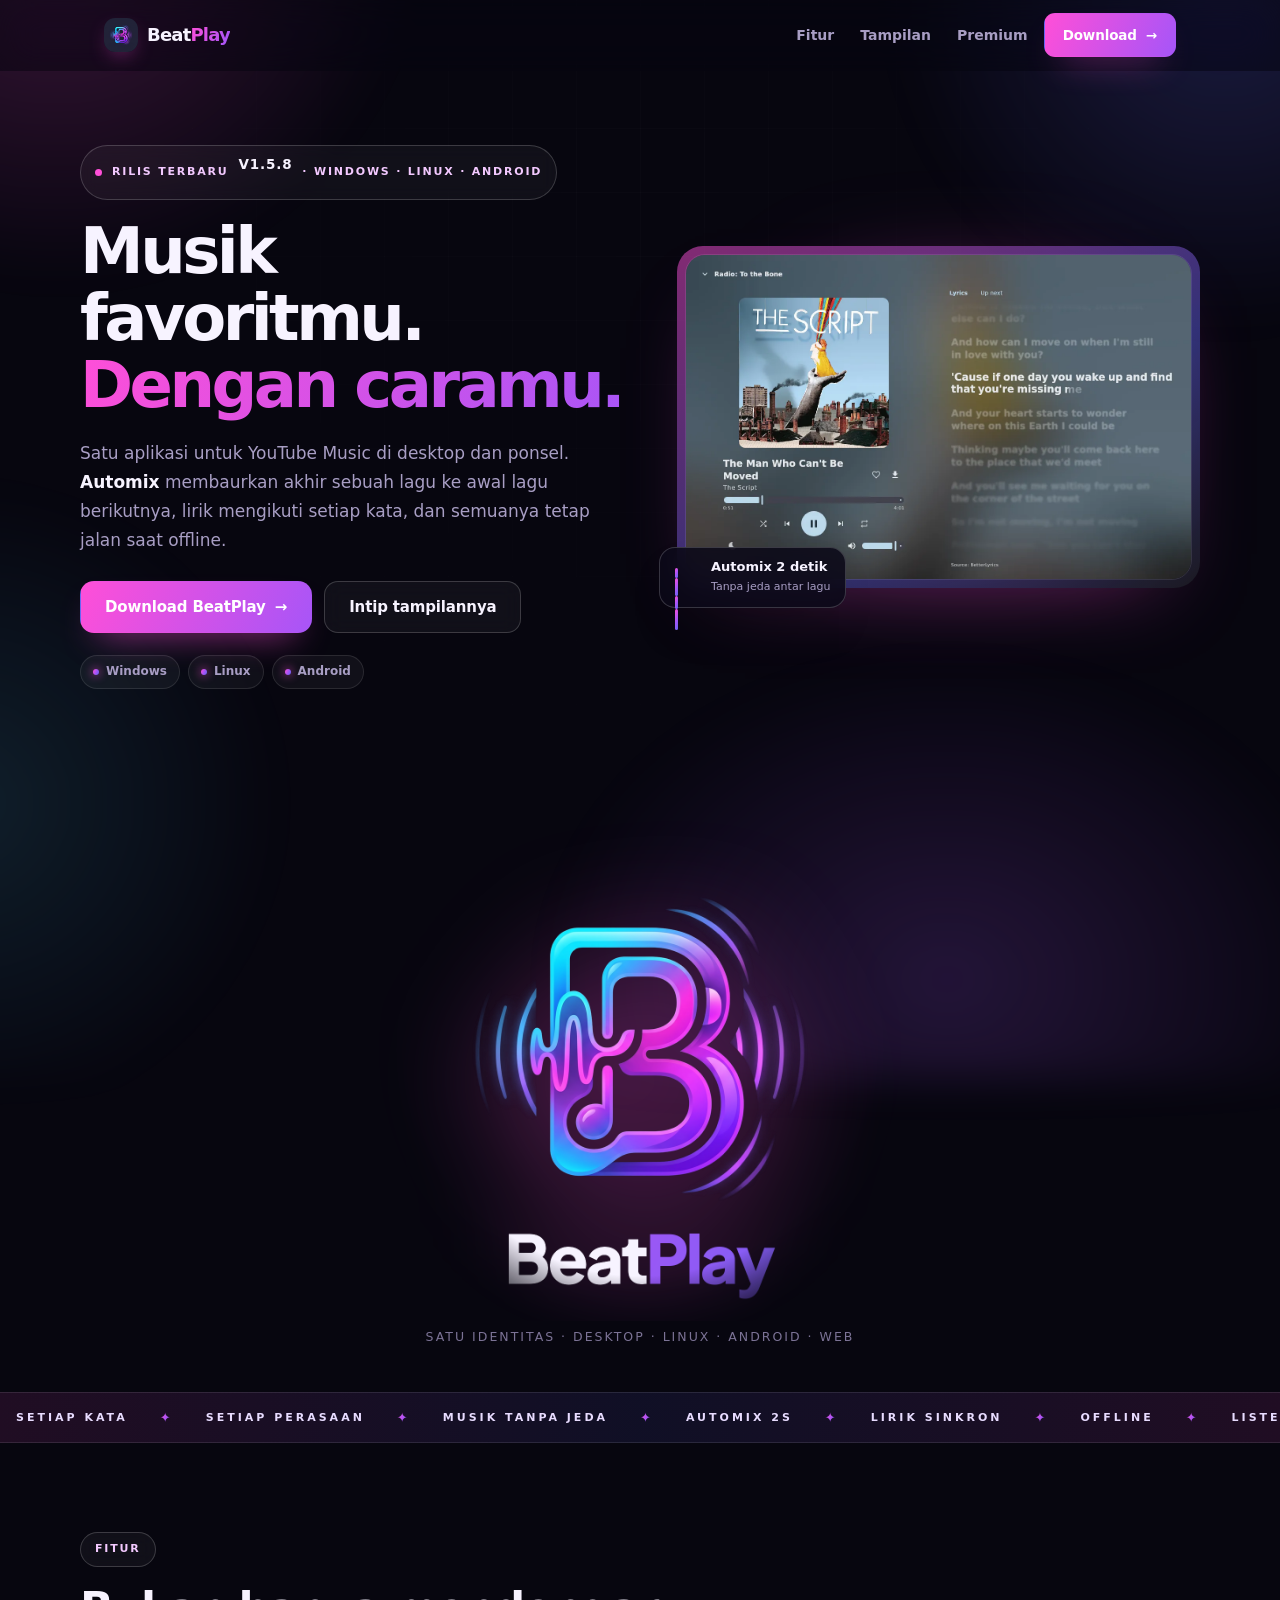
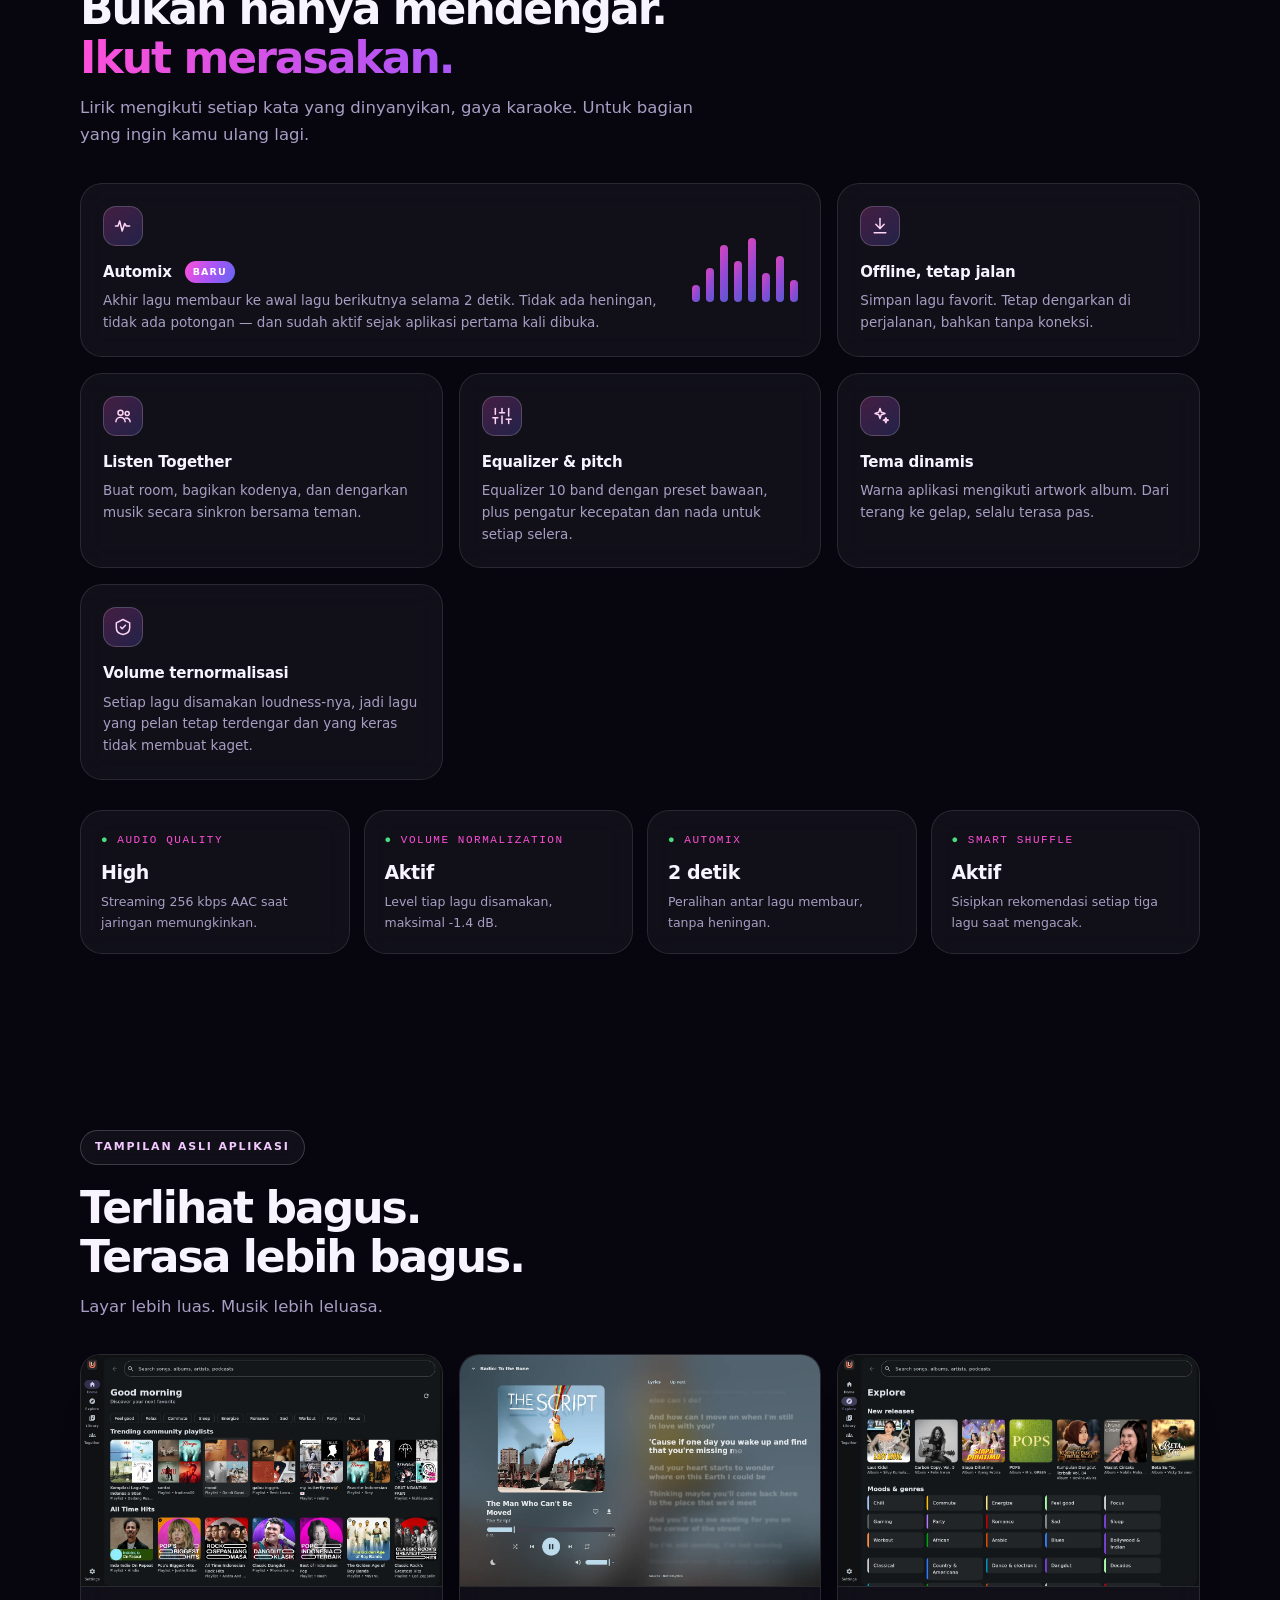
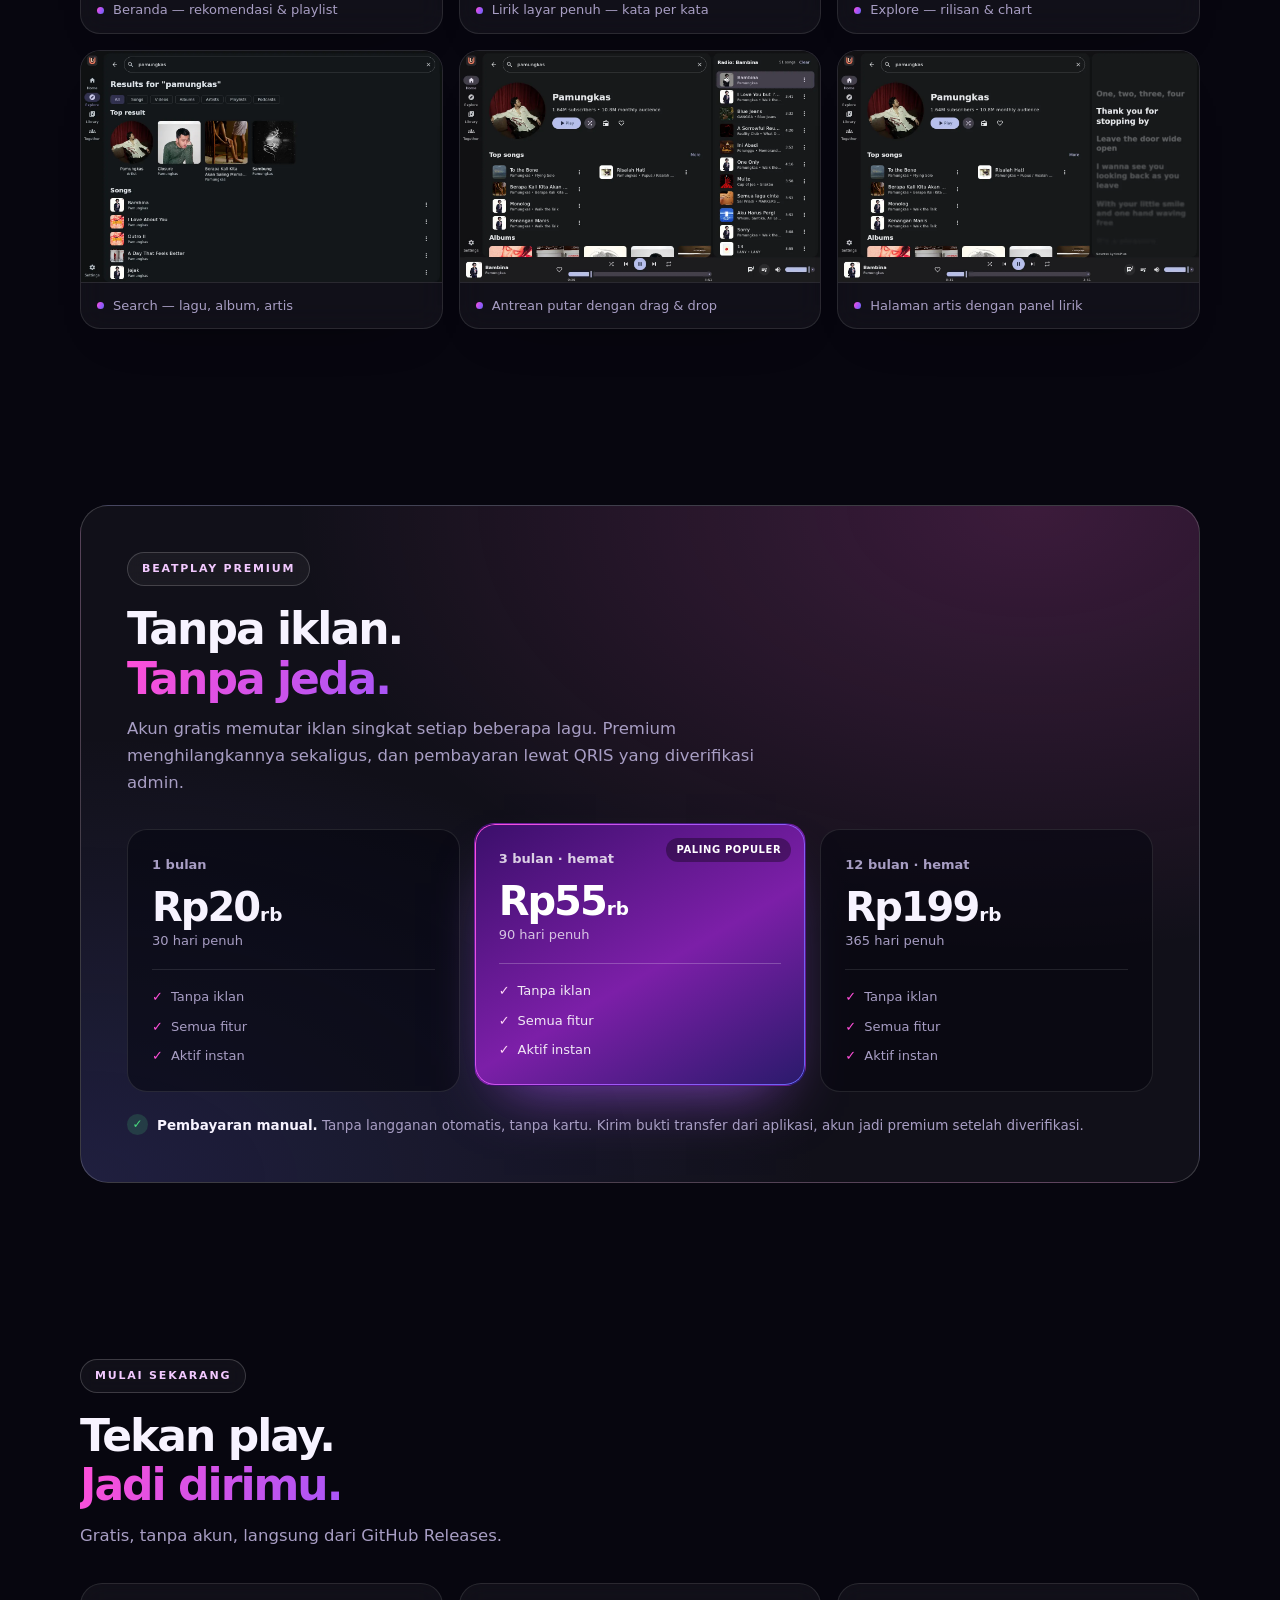
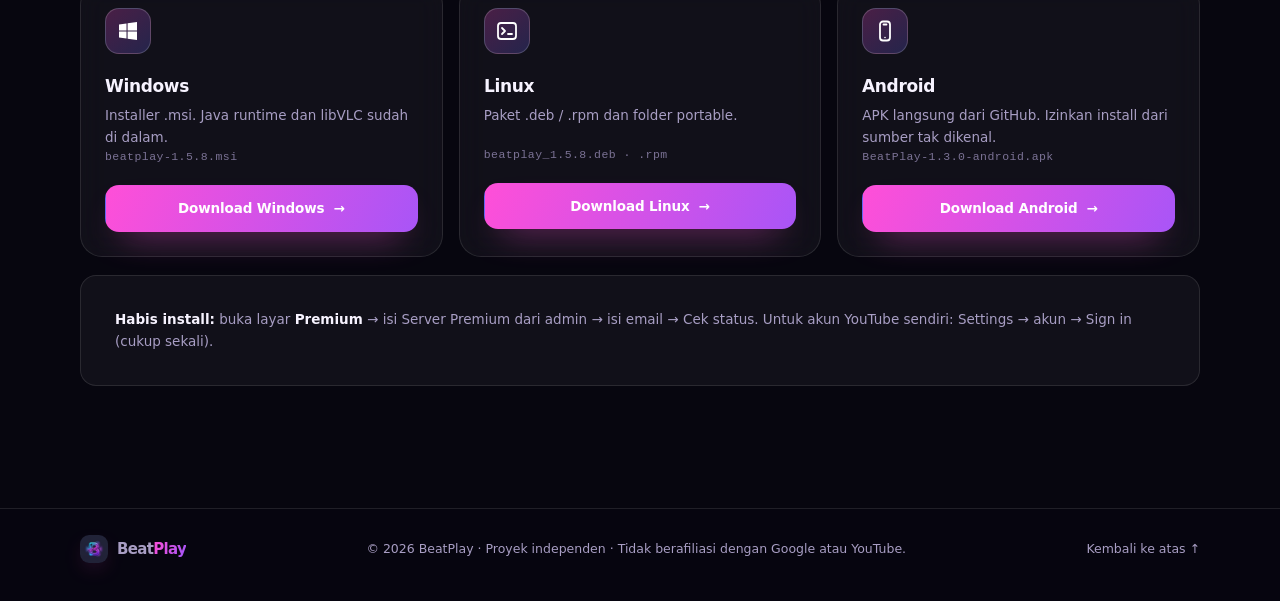
<file: BeatPlay-website/index.html>
<!doctype html>
<html lang="id">
<head>
<meta charset="utf-8">
<script>document.documentElement.classList.add('js');</script>
<meta name="viewport" content="width=device-width,initial-scale=1">
<title>BeatPlay — Musik favoritmu. Dengan caramu.</title>
<meta name="description" content="BeatPlay: pemutar YouTube Music untuk Windows, Linux, dan Android. Automix tanpa jeda antar lagu, lirik sinkron, offline, Listen Together, dan Premium.">
<meta name="theme-color" content="#07060f">
<link rel="icon" href="img/logo-128.png">
<link rel="icon" href="img/favicon-32.png" sizes="32x32">
<link rel="stylesheet" href="assets/site.css">
</head>
<body id="top">
<div class="aurora" aria-hidden="true"></div>
<div class="grid-lines" aria-hidden="true"></div>
<div class="progress" aria-hidden="true"></div>

<nav><div class="wrap">
<a class="brand" href="#top"><img src="img/logo-128.png" alt="BeatPlay"><span class="brand-name">Beat<span class="word">Play</span></span></a>
<span class="sp"></span>
<span class="links"><a href="#fitur">Fitur</a><a href="#tampilan">Tampilan</a><a href="#premium">Premium</a></span>
<a class="btn small" href="download.html">Download <span class="arr" aria-hidden="true">→</span></a>
</div></nav>

<main>
<header class="hero wrap">
<div class="hero-copy" data-reveal>
<p class="eyebrow"><span class="dot" aria-hidden="true"></span>Rilis terbaru <span class="ver">v1.5.8</span> · Windows · Linux · Android</p>
<h1>Musik favoritmu.<br><span class="grad">Dengan caramu.</span></h1>
<p class="lede">Satu aplikasi untuk YouTube Music di desktop dan ponsel. <b>Automix</b> membaurkan akhir sebuah lagu ke awal lagu berikutnya, lirik mengikuti setiap kata, dan semuanya tetap jalan saat offline.</p>
<div class="cta">
<a class="btn" href="download.html">Download BeatPlay <span class="arr" aria-hidden="true">→</span></a>
<a class="btn ghost" href="#tampilan">Intip tampilannya</a>
</div>
<div class="chips" aria-label="Platform yang didukung">
<span class="chip"><i aria-hidden="true"></i>Windows</span>
<span class="chip"><i aria-hidden="true"></i>Linux</span>
<span class="chip"><i aria-hidden="true"></i>Android</span>
</div>
</div>
<div class="hero-art" data-reveal style="--d:.12s">
<div class="hero-glow" aria-hidden="true"></div>
<div class="hero-frame" id="tilt">
<img src="img/lyrics-fullscreen.webp" alt="Player BeatPlay dengan lirik sinkron" width="1280" height="820" fetchpriority="high" decoding="async">
</div>
<div class="now-card">
<span class="eq" aria-hidden="true"><i></i><i></i><i></i><i></i></span>
<div><b>Automix 2 detik</b><span>Tanpa jeda antar lagu</span></div>
</div>
</div>
</header>

<section class="brandstrip wrap" aria-label="Logo BeatPlay">
<div class="lockup"><img src="img/logo-lockup.png" alt="Logo BeatPlay: emblem B neon dengan tulisan BeatPlay" width="1280" height="1148" loading="lazy" decoding="async"></div>
<p class="caption">Satu identitas · desktop · linux · android · web</p>
</section>

<div class="band" aria-hidden="true">
<div class="marquee">
<div class="marquee-group"><span>Setiap kata</span><b>✦</b><span>Setiap perasaan</span><b>✦</b><span>Musik tanpa jeda</span><b>✦</b><span>Automix 2s</span><b>✦</b><span>Lirik sinkron</span><b>✦</b><span>Offline</span><b>✦</b><span>Listen Together</span><b>✦</b></div>
<div class="marquee-group" aria-hidden="true"><span>Setiap kata</span><b>✦</b><span>Setiap perasaan</span><b>✦</b><span>Musik tanpa jeda</span><b>✦</b><span>Automix 2s</span><b>✦</b><span>Lirik sinkron</span><b>✦</b><span>Offline</span><b>✦</b><span>Listen Together</span><b>✦</b></div>
</div>
</div>

<section id="fitur" class="wrap section">
<div class="section-head" data-reveal>
<p class="eyebrow">Fitur</p>
<h2 class="sec">Bukan hanya mendengar.<br><span class="grad">Ikut merasakan.</span></h2>
<p class="sub">Lirik mengikuti setiap kata yang dinyanyikan, gaya karaoke. Untuk bagian yang ingin kamu ulang lagi.</p>
</div>
<div class="bento">
<div class="feature wide glass" data-reveal>
<div class="txt">
<span class="icon" aria-hidden="true"><svg viewBox="0 0 24 24" fill="none" stroke="currentColor" stroke-width="1.8" stroke-linecap="round" stroke-linejoin="round"><path d="M3 12h3l2-6 3 12 3-9 2 3h4"/></svg></span>
<h3>Automix <span class="tag">baru</span></h3>
<p>Akhir lagu membaur ke awal lagu berikutnya selama 2 detik. Tidak ada heningan, tidak ada potongan — dan sudah aktif sejak aplikasi pertama kali dibuka.</p>
</div>
<ul class="wave" aria-hidden="true"><li></li><li></li><li></li><li></li><li></li><li></li><li></li><li></li></ul>
</div>
<div class="feature glass" data-reveal style="--d:.05s">
<span class="icon" aria-hidden="true"><svg viewBox="0 0 24 24" fill="none" stroke="currentColor" stroke-width="1.8" stroke-linecap="round" stroke-linejoin="round"><path d="M12 3v12"/><path d="m7 10 5 5 5-5"/><path d="M5 20h14"/></svg></span>
<h3>Offline, tetap jalan</h3>
<p>Simpan lagu favorit. Tetap dengarkan di perjalanan, bahkan tanpa koneksi.</p>
</div>
<div class="feature glass" data-reveal style="--d:.1s">
<span class="icon" aria-hidden="true"><svg viewBox="0 0 24 24" fill="none" stroke="currentColor" stroke-width="1.8" stroke-linecap="round" stroke-linejoin="round"><circle cx="9" cy="8" r="3"/><path d="M3.5 19a5.5 5.5 0 0 1 11 0"/><circle cx="17" cy="9" r="2.4"/><path d="M15 14.6a4.4 4.4 0 0 1 5.5 4.4"/></svg></span>
<h3>Listen Together</h3>
<p>Buat room, bagikan kodenya, dan dengarkan musik secara sinkron bersama teman.</p>
</div>
<div class="feature glass" data-reveal style="--d:.15s">
<span class="icon" aria-hidden="true"><svg viewBox="0 0 24 24" fill="none" stroke="currentColor" stroke-width="1.8" stroke-linecap="round" stroke-linejoin="round"><path d="M4 21v-7"/><path d="M4 10V3"/><path d="M12 21v-9"/><path d="M12 8V3"/><path d="M20 21v-5"/><path d="M20 12V3"/><path d="M1 14h6"/><path d="M9 8h6"/><path d="M17 16h6"/></svg></span>
<h3>Equalizer &amp; pitch</h3>
<p>Equalizer 10 band dengan preset bawaan, plus pengatur kecepatan dan nada untuk setiap selera.</p>
</div>
<div class="feature glass" data-reveal style="--d:.2s">
<span class="icon" aria-hidden="true"><svg viewBox="0 0 24 24" fill="none" stroke="currentColor" stroke-width="1.8" stroke-linecap="round" stroke-linejoin="round"><path d="m12 3 1.5 4.5L18 9l-4.5 1.5L12 15l-1.5-4.5L6 9l4.5-1.5L12 3Z"/><path d="m19 14 .8 2.2L22 17l-2.2.8L19 20l-.8-2.2L16 17l2.2-.8L19 14Z"/></svg></span>
<h3>Tema dinamis</h3>
<p>Warna aplikasi mengikuti artwork album. Dari terang ke gelap, selalu terasa pas.</p>
</div>
<div class="feature glass" data-reveal style="--d:.25s">
<span class="icon" aria-hidden="true"><svg viewBox="0 0 24 24" fill="none" stroke="currentColor" stroke-width="1.8" stroke-linecap="round" stroke-linejoin="round"><path d="M12 3 4 7v6c0 4.5 3.4 7.4 8 8 4.6-.6 8-3.5 8-8V7l-8-4Z"/><path d="m9 12 2 2 4-4"/></svg></span>
<h3>Volume ternormalisasi</h3>
<p>Setiap lagu disamakan loudness-nya, jadi lagu yang pelan tetap terdengar dan yang keras tidak membuat kaget.</p>
</div>
</div>

<div class="defaults" data-reveal>
<div class="default on glass">
<span class="k">Audio quality</span><span class="v">High</span>
<p>Streaming 256 kbps AAC saat jaringan memungkinkan.</p>
</div>
<div class="default on glass">
<span class="k">Volume normalization</span><span class="v">Aktif</span>
<p>Level tiap lagu disamakan, maksimal -1.4 dB.</p>
</div>
<div class="default on glass">
<span class="k">Automix</span><span class="v">2 detik</span>
<p>Peralihan antar lagu membaur, tanpa heningan.</p>
</div>
<div class="default on glass">
<span class="k">Smart shuffle</span><span class="v">Aktif</span>
<p>Sisipkan rekomendasi setiap tiga lagu saat mengacak.</p>
</div>
</div>
</section>

<section id="tampilan" class="wrap section">
<div class="section-head" data-reveal>
<p class="eyebrow">Tampilan asli aplikasi</p>
<h2 class="sec">Terlihat bagus.<br>Terasa lebih bagus.</h2>
<p class="sub">Layar lebih luas. Musik lebih leluasa.</p>
</div>
<div class="shots">
<figure class="glass" data-reveal style="--d:.04s"><img src="img/home.webp" alt="Home BeatPlay" width="1280" height="820" loading="lazy" decoding="async"><figcaption>Beranda — rekomendasi &amp; playlist</figcaption></figure>
<figure class="glass" data-reveal style="--d:.09s"><img src="img/lyrics-fullscreen.webp" alt="Lirik layar penuh BeatPlay" width="1280" height="820" loading="lazy" decoding="async"><figcaption>Lirik layar penuh — kata per kata</figcaption></figure>
<figure class="glass" data-reveal style="--d:.14s"><img src="img/explore.webp" alt="Explore BeatPlay" width="1280" height="820" loading="lazy" decoding="async"><figcaption>Explore — rilisan &amp; chart</figcaption></figure>
<figure class="glass" data-reveal style="--d:.19s"><img src="img/search.webp" alt="Search BeatPlay" width="1280" height="820" loading="lazy" decoding="async"><figcaption>Search — lagu, album, artis</figcaption></figure>
<figure class="glass" data-reveal style="--d:.24s"><img src="img/queue.webp" alt="Antrean BeatPlay" width="1280" height="820" loading="lazy" decoding="async"><figcaption>Antrean putar dengan drag &amp; drop</figcaption></figure>
<figure class="glass" data-reveal style="--d:.29s"><img src="img/artist-lyrics.webp" alt="Halaman artis dengan panel lirik BeatPlay" width="1280" height="820" loading="lazy" decoding="async"><figcaption>Halaman artis dengan panel lirik</figcaption></figure>
</div>
</section>

<section id="premium" class="wrap section">
<div class="premium" data-reveal>
<p class="eyebrow">BeatPlay Premium</p>
<h2 class="sec">Tanpa iklan.<br><span class="grad">Tanpa jeda.</span></h2>
<p class="sub">Akun gratis memutar iklan singkat setiap beberapa lagu. Premium menghilangkannya sekaligus, dan pembayaran lewat QRIS yang diverifikasi admin.</p>
<div class="price">
<div class="plan">
<span class="plan-label">1 bulan</span>
<div class="p">Rp20<small>rb</small></div>
<div class="t">30 hari penuh</div>
<ul class="plan-list"><li>Tanpa iklan</li><li>Semua fitur</li><li>Aktif instan</li></ul>
</div>
<div class="plan hot">
<span class="badge">Paling populer</span>
<span class="plan-label">3 bulan · hemat</span>
<div class="p">Rp55<small>rb</small></div>
<div class="t">90 hari penuh</div>
<ul class="plan-list"><li>Tanpa iklan</li><li>Semua fitur</li><li>Aktif instan</li></ul>
</div>
<div class="plan">
<span class="plan-label">12 bulan · hemat</span>
<div class="p">Rp199<small>rb</small></div>
<div class="t">365 hari penuh</div>
<ul class="plan-list"><li>Tanpa iklan</li><li>Semua fitur</li><li>Aktif instan</li></ul>
</div>
</div>
<p class="premium-note"><span class="tick" aria-hidden="true">✓</span><span><b>Pembayaran manual.</b> Tanpa langganan otomatis, tanpa kartu. Kirim bukti transfer dari aplikasi, akun jadi premium setelah diverifikasi.</span></p>
</div>
</section>

<section id="download" class="wrap section">
<div class="section-head" data-reveal>
<p class="eyebrow">Mulai sekarang</p>
<h2 class="sec">Tekan play.<br><span class="grad">Jadi dirimu.</span></h2>
<p class="sub">Gratis, tanpa akun, langsung dari GitHub Releases.</p>
</div>
<div class="dl" data-reveal style="--d:.05s">
<div class="platform glass">
<span class="platform-icon" aria-hidden="true"><svg viewBox="0 0 24 24" fill="currentColor"><path d="M3 5.5 10.5 4.4v7.1H3V5.5Zm8.6-1.2L21 3v8.5h-9.4V4.3ZM3 12.5h7.5v7.1L3 18.5v-6Zm8.6 0H21V21l-9.4-1.3v-7.2Z"/></svg></span>
<h3>Windows</h3>
<p>Installer .msi. Java runtime dan libVLC sudah di dalam.</p>
<span class="size">beatplay-1.5.8.msi</span>
<a class="btn" href="download.html?platform=windows">Download Windows <span class="arr" aria-hidden="true">→</span></a>
</div>
<div class="platform glass">
<span class="platform-icon" aria-hidden="true"><svg viewBox="0 0 24 24" fill="none" stroke="currentColor" stroke-width="1.8" stroke-linecap="round" stroke-linejoin="round"><rect x="3" y="4" width="18" height="16" rx="3"/><path d="m7 9 3 3-3 3"/><path d="M13 15h4"/></svg></span>
<h3>Linux</h3>
<p>Paket .deb / .rpm dan folder portable.</p>
<span class="size">beatplay_1.5.8.deb · .rpm</span>
<a class="btn" href="download.html?platform=linux">Download Linux <span class="arr" aria-hidden="true">→</span></a>
</div>
<div class="platform glass">
<span class="platform-icon" aria-hidden="true"><svg viewBox="0 0 24 24" fill="none" stroke="currentColor" stroke-width="1.8" stroke-linecap="round" stroke-linejoin="round"><rect x="7" y="2.5" width="10" height="19" rx="3"/><path d="M10.5 5.5h3"/><circle cx="12" cy="18.5" r=".8" fill="currentColor" stroke="none"/></svg></span>
<h3>Android</h3>
<p>APK langsung dari GitHub. Izinkan install dari sumber tak dikenal.</p>
<span class="size">BeatPlay-1.3.0-android.apk</span>
<a class="btn" href="download.html?platform=android">Download Android <span class="arr" aria-hidden="true">→</span></a>
</div>
</div>
<div class="install-note" data-reveal style="--d:.1s">
<span class="icon" aria-hidden="true"><svg viewBox="0 0 24 24" fill="none" stroke="currentColor" stroke-width="1.8" stroke-linecap="round" stroke-linejoin="round"><path d="m9 7 8 5-8 5V7Z"/></svg></span>
<p><b>Habis install:</b> buka layar <b>Premium</b> → isi Server Premium dari admin → isi email → Cek status. Untuk akun YouTube sendiri: Settings → akun → Sign in (cukup sekali).</p>
</div>
</section>
</main>

<footer><div class="wrap footer-inner">
<a class="brand" href="#top"><img src="img/logo-128.png" alt="BeatPlay"><span class="brand-name">Beat<span class="word">Play</span></span></a>
<p>© 2026 BeatPlay · Proyek independen · Tidak berafiliasi dengan Google atau YouTube.</p>
<a href="#top">Kembali ke atas ↑</a>
</div></footer>

<script>
(() => {
  const nav = document.querySelector('nav');
  const onScroll = () => {
    nav.classList.toggle('scrolled', window.scrollY > 8);
    const max = document.documentElement.scrollHeight - window.innerHeight;
    document.documentElement.style.setProperty('--progress', max > 0 ? (window.scrollY / max).toFixed(4) : 0);
  };
  window.addEventListener('scroll', onScroll, {passive:true});
  onScroll();

  const items = document.querySelectorAll('[data-reveal]');
  const reduce = window.matchMedia('(prefers-reduced-motion: reduce)').matches;
  if (reduce || !('IntersectionObserver' in window)) {
    items.forEach(el => el.classList.add('in'));
  } else {
    const io = new IntersectionObserver(entries => {
      entries.forEach(entry => {
        if (entry.isIntersecting) {
          entry.target.classList.add('in');
          io.unobserve(entry.target);
        }
      });
    }, {threshold:0.08, rootMargin:'0px 0px -36px 0px'});
    items.forEach(el => io.observe(el));
  }

  // 3D tilt on the hero screenshot: follows the pointer, settles back on leave.
  const tilt = document.getElementById('tilt');
  if (tilt && !reduce && window.matchMedia('(hover:hover)').matches) {
    const wrap = tilt.parentElement;
    wrap.addEventListener('pointermove', e => {
      const r = wrap.getBoundingClientRect();
      const px = (e.clientX - r.left) / r.width - .5;
      const py = (e.clientY - r.top) / r.height - .5;
      tilt.style.transform = `rotateY(${px * 9}deg) rotateX(${-py * 9}deg) translateZ(14px)`;
    });
    wrap.addEventListener('pointerleave', () => { tilt.style.transform = ''; });
  }
})();
</script>
</body>
</html>
</file>
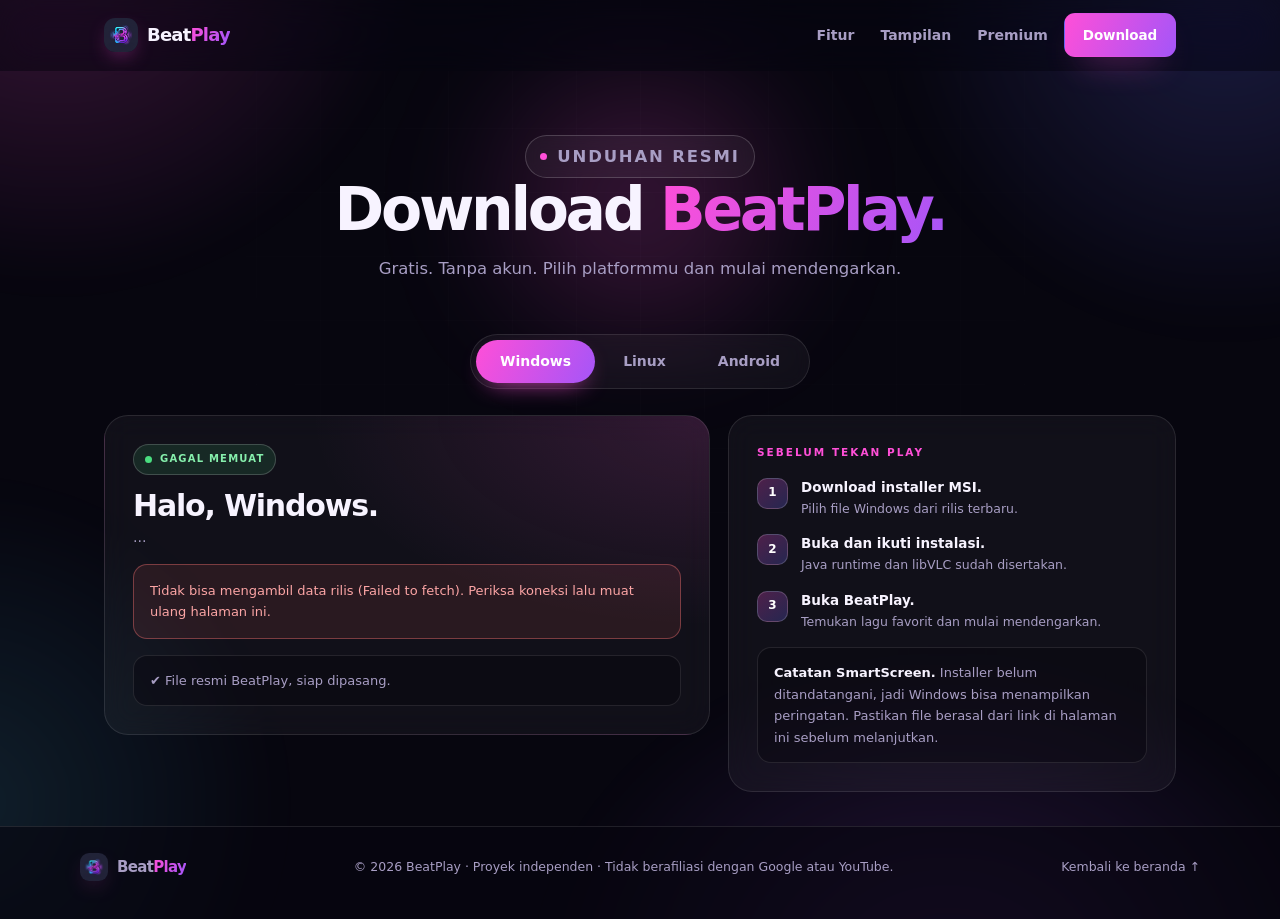
<file: BeatPlay-website/download.html>
<!doctype html>
<html lang="id">
<head>
<meta charset="utf-8">
<script>document.documentElement.classList.add('js');</script>
<meta name="viewport" content="width=device-width,initial-scale=1">
<title>Download BeatPlay</title>
<meta name="description" content="Download BeatPlay untuk Windows, Linux, dan Android. File resmi dari GitHub Releases.">
<meta name="theme-color" content="#07060f">
<link rel="icon" href="img/logo-128.png">
<link rel="icon" href="img/favicon-32.png" sizes="32x32">
<link rel="stylesheet" href="assets/site.css">
</head>
<body id="top">
<div class="aurora" aria-hidden="true"></div>
<div class="grid-lines" aria-hidden="true"></div>
<div class="progress" aria-hidden="true"></div>

<nav><div class="wrap">
<a class="brand" href="index.html"><img src="img/logo-128.png" alt="BeatPlay"><span class="brand-name">Beat<span class="word">Play</span></span></a>
<span class="sp"></span>
<span class="links"><a href="index.html#fitur">Fitur</a><a href="index.html#tampilan">Tampilan</a><a href="index.html#premium">Premium</a></span>
<a class="btn small" href="#unduh">Download</a>
</div></nav>

<main class="wrap" id="unduh">
<header class="page-hero" data-reveal>
<p class="eyebrow"><span class="dot" aria-hidden="true"></span>Unduhan resmi</p>
<h1>Download <span class="grad">BeatPlay.</span></h1>
<p>Gratis. Tanpa akun. Pilih platformmu dan mulai mendengarkan.</p>
</header>

<div style="text-align:center;--d:.08s" data-reveal>
<div class="tabs" role="tablist" aria-label="Pilih platform">
<button class="tab on" data-p="windows">Windows</button>
<button class="tab" data-p="linux">Linux</button>
<button class="tab" data-p="android">Android</button>
</div>
</div>

<div class="grid" data-reveal style="--d:.12s">
<div class="card main glass">
<div class="live"><i aria-hidden="true"></i><span id="live-label">MEMUAT RILIS…</span></div>
<h2 id="plat-title">Halo, Windows.</h2>
<div class="ver" id="ver">…</div>
<div id="files"><p class="spin">Memuat daftar file…</p></div>
<div class="note">✔ File resmi BeatPlay, siap dipasang.</div>
</div>
<div class="card glass">
<p class="kicker">Sebelum tekan play</p>
<ol class="steps" id="steps"></ol>
<div class="note" id="side-note"></div>
</div>
</div>
</main>

<footer><div class="wrap footer-inner">
<a class="brand" href="index.html"><img src="img/logo-128.png" alt="BeatPlay"><span class="brand-name">Beat<span class="word">Play</span></span></a>
<p>© 2026 BeatPlay · Proyek independen · Tidak berafiliasi dengan Google atau YouTube.</p>
<a href="index.html">Kembali ke beranda ↑</a>
</div></footer>

<script>
const REPO = "cukimai29/beatplay";
const ANDROID_APK_URL = "https://github.com/cukimai29/beatplay/releases/download/android-v1.4.2/BeatPlay-1.4.2-android.apk";
const ANDROID_APK_NAME = "BeatPlay-1.4.2-android.apk";
const ANDROID_APK_SIZE = "30,4 MB";

const PLATFORMS = {
  windows: {
    title: "Halo, Windows.",
    match: f => /\.msi$/i.test(f.name),
    steps: [["Download installer MSI.", "Pilih file Windows dari rilis terbaru."],
            ["Buka dan ikuti instalasi.", "Java runtime dan libVLC sudah disertakan."],
            ["Buka BeatPlay.", "Temukan lagu favorit dan mulai mendengarkan."]],
    note: "<b>Catatan SmartScreen.</b> Installer belum ditandatangani, jadi Windows bisa menampilkan peringatan. Pastikan file berasal dari link di halaman ini sebelum melanjutkan."
  },
  linux: {
    title: "Halo, Linux.",
    match: f => /\.(deb|rpm)$/i.test(f.name),
    steps: [["Download paketnya.", "Pilih .deb (Debian/Ubuntu) atau .rpm (Fedora)."],
            ["Install paketnya.", "Debian/Ubuntu: <code>sudo apt install ./beatplay_*.deb</code>. Butuh VLC dari package manager."],
            ["Buka BeatPlay.", "Temukan lagu favorit dan mulai mendengarkan."]],
    note: "<b>Distro lain:</b> gunakan folder portable bila tersedia di rilis."
  },
  android: {
    title: "Halo, Android.",
    manual: true,
    steps: [["Download APK.", "Tombol Download langsung mengunduh file resmi BeatPlay."],
            ["Buka file APK.", "Izinkan instalasi dari browser atau file manager yang kamu gunakan."],
            ["Install, lalu tekan play.", "Memerlukan Android 8.0 atau lebih baru."]],
    note: "<b>Catatan:</b> APK tidak dari Play Store, jadi Android meminta izin instalasi manual satu kali. Versi 1.4.2 dapat memperbarui instalasi BeatPlay lama tanpa menghapus data. Unduhan langsung dari GitHub Release."
  }
};

let current = new URLSearchParams(location.search).get("platform") || "windows";
if (!PLATFORMS[current]) current = "windows";
let releaseCache = null;

function fmtSize(b) {
  if (b == null) return "";
  const u = ["B", "KB", "MB", "GB"];
  let i = 0;
  while (b >= 1024 && i < u.length - 1) { b /= 1024; i++; }
  return (Math.round(b * 10) / 10) + " " + u[i];
}
function fmtDate(s) {
  try { return new Date(s).toLocaleDateString("id-ID", { day: "numeric", month: "short", year: "numeric" }); }
  catch (e) { return ""; }
}

async function loadReleases() {
  if (releaseCache) return releaseCache;
  const r = await fetch("https://api.github.com/repos/" + REPO + "/releases?per_page=30", { headers: { "Accept": "application/vnd.github+json" } });
  if (!r.ok) throw new Error("Server rilis " + r.status);
  const list = await r.json();
  releaseCache = (list || []).filter(x => !x.draft && !x.prerelease);
  return releaseCache;
}

function pickRelease(list, match) {
  for (const rel of list) {
    if ((rel.assets || []).some(match)) return rel;
  }
  return null;
}

async function render() {
  document.querySelectorAll(".tab").forEach(b => b.classList.toggle("on", b.dataset.p === current));
  const cfg = PLATFORMS[current];
  document.getElementById("plat-title").textContent = cfg.title;
  document.getElementById("steps").innerHTML = cfg.steps.map(s => "<li><b>" + s[0] + "</b><span>" + s[1] + "</span></li>").join("");
  document.getElementById("side-note").innerHTML = cfg.note;
  const filesEl = document.getElementById("files");
  if (cfg.manual) {
    document.getElementById("live-label").textContent = "UNDUHAN RESMI";
    document.getElementById("ver").textContent = "APK Android 1.4.2 · GitHub Release";
    filesEl.innerHTML = '<div class="file"><div class="meta"><b>' + ANDROID_APK_NAME + '</b><span>' + ANDROID_APK_SIZE + '</span></div><a class="btn" href="' + ANDROID_APK_URL + '">Download</a></div>';
    return;
  }
  try {
    const list = await loadReleases();
    const rel = pickRelease(list, cfg.match);
    if (!rel) {
      document.getElementById("live-label").textContent = "BELUM TERSEDIA";
      filesEl.innerHTML = '<div class="err">Belum ada file untuk platform ini. Coba lagi nanti.</div>';
      return;
    }
    document.getElementById("live-label").textContent = "RILIS TERBARU";
    document.getElementById("ver").textContent = "Versi " + rel.tag_name + " · Rilis " + fmtDate(rel.published_at);
    const files = (rel.assets || []).filter(cfg.match);
    if (!files.length) {
      filesEl.innerHTML = '<div class="err">Belum ada file untuk platform ini di rilis terbaru. Coba lagi nanti.</div>';
      return;
    }
    filesEl.innerHTML = files.map(f =>
      '<div class="file"><div class="meta"><b>' + f.name + '</b><span>' + fmtSize(f.size) + '</span></div>' +
      '<a class="btn" href="' + f.browser_download_url + '">Download</a></div>'
    ).join("");
  } catch (e) {
    document.getElementById("live-label").textContent = "GAGAL MEMUAT";
    filesEl.innerHTML = '<div class="err">Tidak bisa mengambil data rilis (' + e.message + '). Periksa koneksi lalu muat ulang halaman ini.</div>';
  }
}

document.querySelectorAll(".tab").forEach(b => b.addEventListener("click", () => {
  current = b.dataset.p;
  history.replaceState(null, "", "?platform=" + current);
  render();
  const grid = document.querySelector(".grid");
  grid.classList.remove("swap");
  void grid.offsetWidth;
  grid.classList.add("swap");
}));

render();

(() => {
  const nav = document.querySelector("nav");
  const onScroll = () => {
    nav.classList.toggle("scrolled", window.scrollY > 8);
    const max = document.documentElement.scrollHeight - window.innerHeight;
    document.documentElement.style.setProperty("--progress", max > 0 ? (window.scrollY / max).toFixed(4) : 0);
  };
  window.addEventListener("scroll", onScroll, {passive:true});
  onScroll();

  const items = document.querySelectorAll("[data-reveal]");
  const reduce = window.matchMedia("(prefers-reduced-motion: reduce)").matches;
  if (reduce || !('IntersectionObserver' in window)) {
    items.forEach(el => el.classList.add('in'));
  } else {
    const io = new IntersectionObserver(entries => {
      entries.forEach(entry => {
        if (entry.isIntersecting) {
          entry.target.classList.add('in');
          io.unobserve(entry.target);
        }
      });
    }, {threshold:.08, rootMargin:'0px 0px -36px 0px'});
    items.forEach(el => io.observe(el));
  }
})();
</script>
</body>
</html>
</file>
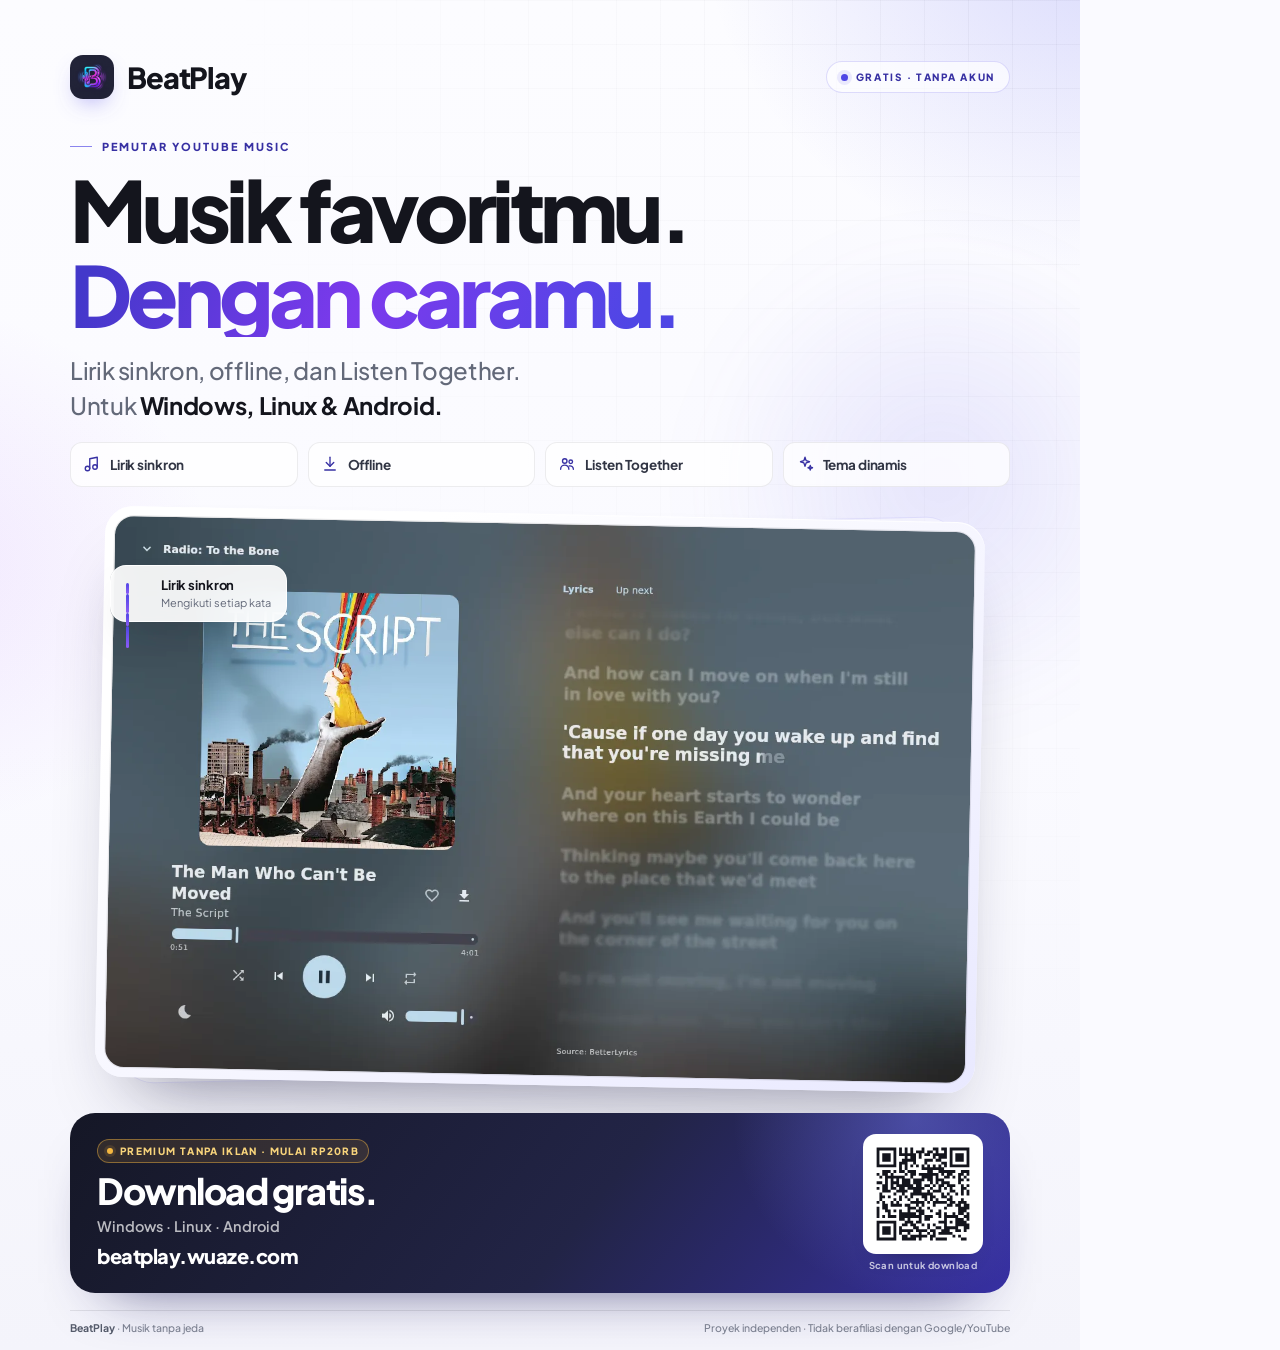
<file: promo/poster.html>
<!doctype html>
<html lang="id">
<head>
<meta charset="utf-8">
<title>BeatPlay Poster</title>
<style>
@font-face{
  font-family:'Plus Jakarta Sans';
  src:url('assets/PlusJakartaSans.woff2') format('woff2');
  font-weight:200 800;
  font-style:normal;
  font-display:block;
}
:root{
  --ink:#14151d;
  --muted:#636979;
  --indigo:#4f46e5;
  --indigo-2:#6366f1;
  --indigo-dark:#3730a3;
  --gold:#f4b740;
  --line:rgba(20,21,29,.08);
}
*{box-sizing:border-box}
html,body{margin:0;width:1080px;height:1350px;overflow:hidden;background:#fafaff}
body{font-family:'Plus Jakarta Sans','Segoe UI',sans-serif;color:var(--ink);-webkit-font-smoothing:antialiased}
.poster{
  position:relative;width:1080px;height:1350px;overflow:hidden;isolation:isolate;
  padding:52px 70px 26px;
  background:
    radial-gradient(640px 540px at 104% -6%,rgba(99,102,241,.24),transparent 66%),
    radial-gradient(520px 430px at -10% 42%,rgba(168,85,247,.12),transparent 62%),
    linear-gradient(180deg,#fcfcff 0%,#fafaff 55%,#f4f4fb 100%);
}
.poster::before{
  content:"";position:absolute;inset:0;z-index:-1;pointer-events:none;
  background-image:
    linear-gradient(rgba(20,21,29,.035) 1px,transparent 1px),
    linear-gradient(90deg,rgba(20,21,29,.035) 1px,transparent 1px);
  background-size:44px 44px;
  -webkit-mask-image:radial-gradient(ellipse at 90% 0%,#000 0%,transparent 56%);
  mask-image:radial-gradient(ellipse at 90% 0%,#000 0%,transparent 56%);
}
.poster::after{
  content:"";position:absolute;width:520px;height:520px;right:-120px;top:220px;border-radius:50%;
  background:radial-gradient(circle,rgba(79,70,229,.13),transparent 66%);
  filter:blur(36px);pointer-events:none;z-index:-1;
}
.top{display:flex;align-items:center;justify-content:space-between;height:50px}
.brand{display:flex;align-items:center;gap:13px;font-size:29px;font-weight:800;letter-spacing:-.04em}
.brand img{width:44px;height:44px;border-radius:13px;box-shadow:0 10px 24px -12px rgba(79,70,229,.8)}
.badge{
  display:inline-flex;align-items:center;gap:8px;padding:9px 14px;border:1px solid rgba(79,70,229,.18);
  border-radius:999px;background:rgba(255,255,255,.68);color:var(--indigo-dark);
  font-size:10px;font-weight:800;letter-spacing:1.7px;text-transform:uppercase;
  box-shadow:0 10px 24px -22px rgba(20,21,29,.45);
}
.badge i{width:7px;height:7px;border-radius:50%;background:var(--indigo);box-shadow:0 0 0 4px rgba(79,70,229,.1)}
.hero{margin-top:28px}
.eyebrow{
  display:inline-flex;align-items:center;gap:10px;margin:0 0 14px;color:var(--indigo-dark);
  font-size:11px;font-weight:800;letter-spacing:2.1px;text-transform:uppercase;
}
.eyebrow::before{content:"";width:22px;height:1px;background:var(--indigo);opacity:.65}
h1{
  margin:0;font-size:84px;line-height:1.01;letter-spacing:-.055em;font-weight:800;
}
.grad{
  display:inline-block;
  background:linear-gradient(112deg,#4338ca 4%,#7c3aed 48%,#4f46e5 92%);
  -webkit-background-clip:text;background-clip:text;color:transparent;
}
.lead{
  max-width:760px;margin:16px 0 0;color:var(--muted);
  font-size:24px;line-height:1.48;font-weight:500;letter-spacing:-.015em;
}
.lead b{color:var(--ink);font-weight:700}
.platforms{display:flex;align-items:center;gap:8px;margin-top:19px;flex-wrap:wrap}
.platform{
  display:inline-flex;align-items:center;gap:7px;padding:7px 11px;border:1px solid var(--line);
  border-radius:999px;background:rgba(255,255,255,.72);color:#565c6c;font-size:12px;font-weight:700;
}
.platform i{width:6px;height:6px;border-radius:50%;background:var(--indigo);opacity:.85}
.features{
  display:grid;grid-template-columns:repeat(4,1fr);gap:10px;margin-top:18px;
}
.feature{
  display:flex;align-items:center;gap:9px;min-height:45px;padding:10px 12px;
  border:1px solid rgba(20,21,29,.075);border-radius:12px;background:rgba(255,255,255,.76);
  color:#313544;font-size:13.5px;font-weight:700;letter-spacing:-.01em;
  box-shadow:0 12px 28px -28px rgba(20,21,29,.4);
}
.feature svg{width:18px;height:18px;flex:none;color:var(--indigo-dark);stroke-width:1.8}
.feature.check .dot{
  display:grid;place-items:center;flex:none;width:19px;height:19px;border-radius:50%;
  background:#eef0ff;color:var(--indigo-dark);font-size:11px;font-weight:800;
}
.visual{position:relative;height:590px;margin-top:18px;display:flex;align-items:center;justify-content:center}
.visual::before{
  content:"";position:absolute;width:850px;height:548px;border-radius:34px;
  background:rgba(255,255,255,.42);border:1px solid rgba(79,70,229,.12);
  transform:rotate(-1.2deg);box-shadow:0 26px 60px -48px rgba(37,34,94,.3);
}
.shot-frame{
  position:relative;width:880px;padding:9px;border-radius:28px;
  background:linear-gradient(145deg,#fff 20%,#e9e9ff);
  box-shadow:0 44px 76px -36px rgba(24,23,58,.42),0 1px 0 rgba(255,255,255,.9) inset;
  transform:rotate(1.1deg);
}
.shot-frame img{display:block;width:100%;height:auto;border-radius:20px;border:1px solid rgba(20,21,29,.1)}
.now-card{
  position:absolute;z-index:2;left:40px;top:60px;display:flex;align-items:center;gap:12px;
  padding:12px 15px;border:1px solid rgba(255,255,255,.95);border-radius:16px;
  background:rgba(255,255,255,.92);box-shadow:0 20px 42px -22px rgba(20,21,29,.55);
  backdrop-filter:blur(12px);
}
.eq{display:flex;align-items:flex-end;gap:3px;width:23px;height:23px;flex:none}
.eq i{display:block;width:3px;border-radius:3px;background:linear-gradient(var(--indigo),#8b5cf6)}
.eq i:nth-child(1){height:45%}
.eq i:nth-child(2){height:82%}
.eq i:nth-child(3){height:58%}
.eq i:nth-child(4){height:94%}
.now-card b{display:block;font-size:13px;line-height:1.2;letter-spacing:-.01em}
.now-card span{display:block;margin-top:3px;color:var(--muted);font-size:11px}
.cta{
  position:relative;height:180px;margin-top:18px;padding:20px 27px;border-radius:25px;overflow:hidden;
  background:linear-gradient(128deg,#151726 0%,#222446 55%,#3730a3 100%);color:#fff;
  display:flex;align-items:center;gap:24px;
  box-shadow:0 28px 58px -38px rgba(24,23,88,.8);
}
.cta::before{
  content:"";position:absolute;width:390px;height:390px;right:-100px;top:-190px;border-radius:50%;
  background:radial-gradient(circle,rgba(129,140,248,.35),transparent 66%);
}
.cta-left{position:relative;z-index:1;flex:1;min-width:0}
.premium{
  display:inline-flex;align-items:center;gap:7px;margin-bottom:9px;padding:5px 9px;
  border:1px solid rgba(244,183,64,.45);border-radius:999px;background:rgba(244,183,64,.12);
  color:#f8d47b;font-size:10px;font-weight:800;letter-spacing:1.35px;text-transform:uppercase;
}
.premium i{width:6px;height:6px;border-radius:50%;background:var(--gold);box-shadow:0 0 0 3px rgba(244,183,64,.12)}
.cta h2{position:relative;z-index:1;margin:0;font-size:36px;line-height:1.05;letter-spacing:-.04em;font-weight:800}
.cta p{position:relative;z-index:1;margin:7px 0 0;color:rgba(255,255,255,.7);font-size:14.5px;font-weight:600}
.domain{position:relative;z-index:1;margin-top:8px;color:#fff;font-size:20px;font-weight:800;letter-spacing:-.025em}
.qr-wrap{position:relative;z-index:1;flex:none;display:flex;flex-direction:column;align-items:center;gap:5px}
.qr{width:120px;height:120px;padding:8px;border-radius:13px;background:#fff;box-shadow:0 12px 26px -20px rgba(0,0,0,.7)}
.qr img{display:block;width:100%;height:100%}
.qr-wrap span{color:rgba(255,255,255,.72);font-size:9.5px;font-weight:700;letter-spacing:.4px}
.foot{
  position:absolute;left:70px;right:70px;bottom:16px;display:flex;align-items:center;justify-content:space-between;
  padding-top:10px;border-top:1px solid rgba(20,21,29,.1);color:#7a7f8f;font-size:10.5px;font-weight:500;
}
.foot b{color:#555b6b;font-weight:700}
</style>
</head>
<body>
<div class="poster">
  <header class="top">
    <div class="brand"><img src="assets/logo.png" alt="BeatPlay">BeatPlay</div>
    <div class="badge"><i></i>Gratis · Tanpa akun</div>
  </header>

  <section class="hero">
    <div class="eyebrow">Pemutar YouTube Music</div>
    <h1>Musik favoritmu.<br><span class="grad">Dengan caramu.</span></h1>
    <p class="lead">Lirik sinkron, offline, dan Listen Together.<br>Untuk <b>Windows, Linux &amp; Android.</b></p>
    <div class="features">
      <div class="feature"><svg viewBox="0 0 24 24" fill="none" stroke="currentColor" stroke-linecap="round" stroke-linejoin="round"><path d="M9 18V5l10-2v13"/><circle cx="6" cy="18" r="3"/><circle cx="16" cy="16" r="3"/></svg>Lirik sinkron</div>
      <div class="feature"><svg viewBox="0 0 24 24" fill="none" stroke="currentColor" stroke-linecap="round" stroke-linejoin="round"><path d="M12 3v12"/><path d="m7 10 5 5 5-5"/><path d="M5 20h14"/></svg>Offline</div>
      <div class="feature"><svg viewBox="0 0 24 24" fill="none" stroke="currentColor" stroke-linecap="round" stroke-linejoin="round"><circle cx="9" cy="8" r="3"/><path d="M3.5 19a5.5 5.5 0 0 1 11 0"/><circle cx="17" cy="9" r="2.4"/><path d="M15 14.6a4.4 4.4 0 0 1 5.5 4.4"/></svg>Listen Together</div>
      <div class="feature"><svg viewBox="0 0 24 24" fill="none" stroke="currentColor" stroke-linecap="round" stroke-linejoin="round"><path d="m12 3 1.5 4.5L18 9l-4.5 1.5L12 15l-1.5-4.5L6 9l4.5-1.5L12 3Z"/><path d="m19 14 .8 2.2L22 17l-2.2.8L19 20l-.8-2.2L16 17l2.2-.8L19 14Z"/></svg>Tema dinamis</div>
    </div>
  </section>

  <div class="visual">
    <div class="shot-frame"><img src="assets/player.webp" alt="Tampilan player BeatPlay dengan lirik sinkron"></div>
    <div class="now-card">
      <span class="eq"><i></i><i></i><i></i><i></i></span>
      <div><b>Lirik sinkron</b><span>Mengikuti setiap kata</span></div>
    </div>
  </div>

  <section class="cta">
    <div class="cta-left">
      <div class="premium"><i></i>Premium tanpa iklan · mulai Rp20rb</div>
      <h2>Download gratis.</h2>
      <p>Windows · Linux · Android</p>
      <div class="domain">beatplay.wuaze.com</div>
    </div>
    <div class="qr-wrap">
      <div class="qr"><img src="assets/qr.svg" alt="QR code menuju beatplay.wuaze.com"></div>
      <span>Scan untuk download</span>
    </div>
  </section>

  <footer class="foot">
    <span><b>BeatPlay</b> · Musik tanpa jeda</span>
    <span>Proyek independen · Tidak berafiliasi dengan Google/YouTube</span>
  </footer>
</div>
</body>
</html>
</file>
<file: BeatPlay-website/assets/site.css>
/* BeatPlay — shared site stylesheet
   Dark neon theme taken from the BeatPlay emblem (pink → violet → indigo).
   Used by index.html and download.html. */

:root{
  --bg:#07060f;
  --bg-2:#0b0918;
  --surface:rgba(255,255,255,.045);
  --surface-2:rgba(255,255,255,.07);
  --ink:#f7f3ff;
  --muted:#a89ec4;
  --faint:#7c7396;
  --line:rgba(255,255,255,.10);
  --line-2:rgba(255,255,255,.18);
  --pink:#ff4fd8;
  --violet:#a855f7;
  --indigo:#6366f1;
  --cyan:#4fd8ff;
  --grad:linear-gradient(115deg,var(--pink),var(--violet) 52%,var(--indigo));
  --radius:22px;
  --shadow:0 34px 80px -40px rgba(255,79,216,.35);
  --sans:system-ui,-apple-system,"Segoe UI",Roboto,"Helvetica Neue",sans-serif;
  --mono:ui-monospace,SFMono-Regular,Menlo,Consolas,"Liberation Mono",monospace;
}

*{box-sizing:border-box}
html{scroll-behavior:smooth;-webkit-text-size-adjust:100%}
body{
  margin:0;background:var(--bg);color:var(--ink);
  font-family:var(--sans);font-size:16px;line-height:1.65;
  -webkit-font-smoothing:antialiased;overflow-x:hidden;
}
img{max-width:100%;height:auto}
a{color:inherit;text-decoration:none}
::selection{background:var(--violet);color:#fff}
:focus-visible{outline:2px solid var(--pink);outline-offset:3px;border-radius:8px}

/* animated backdrop ------------------------------------------------------- */
.aurora{position:fixed;inset:-20vh -10vw;z-index:-2;pointer-events:none;
  background:
    radial-gradient(46vw 46vw at 12% 8%, rgba(255,79,216,.22), transparent 62%),
    radial-gradient(42vw 42vw at 88% 14%, rgba(99,102,241,.22), transparent 62%),
    radial-gradient(50vw 40vw at 70% 92%, rgba(168,85,247,.18), transparent 64%),
    radial-gradient(38vw 38vw at 6% 78%, rgba(79,216,255,.12), transparent 66%);
  filter:blur(20px);animation:aurora 26s ease-in-out infinite alternate;
}
.grid-lines{position:fixed;inset:0;z-index:-1;pointer-events:none;opacity:.35;
  background-image:linear-gradient(rgba(255,255,255,.05) 1px,transparent 1px),
    linear-gradient(90deg,rgba(255,255,255,.05) 1px,transparent 1px);
  background-size:64px 64px;
  mask-image:radial-gradient(circle at 50% 20%,#000 0%,transparent 72%);
  -webkit-mask-image:radial-gradient(circle at 50% 20%,#000 0%,transparent 72%);
}
@keyframes aurora{
  0%{transform:translate3d(0,0,0) scale(1)}
  50%{transform:translate3d(-2%,2%,0) scale(1.08)}
  100%{transform:translate3d(2%,-2%,0) scale(1.03)}
}

.progress{position:fixed;inset:0 0 auto;height:2px;z-index:120;pointer-events:none;
  background:var(--grad);transform:scaleX(var(--progress,0));transform-origin:0 50%;
  box-shadow:0 0 18px rgba(255,79,216,.7)}
.wrap{max-width:1120px;margin:0 auto;padding:0 24px}

/* nav --------------------------------------------------------------------- */
nav{position:sticky;top:0;z-index:100;border-bottom:1px solid transparent;
  background:rgba(7,6,15,.55);backdrop-filter:blur(18px) saturate(1.3);
  transition:background .3s,border-color .3s,box-shadow .3s}
nav.scrolled{background:rgba(7,6,15,.86);border-color:var(--line);
  box-shadow:0 18px 50px -40px rgba(255,79,216,.9)}
nav .wrap{display:flex;align-items:center;gap:16px;padding:13px 24px}
.brand{display:flex;align-items:center;gap:9px;font-weight:800;font-size:18px;letter-spacing:-.045em}
.brand img{width:34px;height:34px;border-radius:11px;flex:none;object-fit:cover;
  box-shadow:0 8px 22px -10px rgba(255,79,216,.9)}
.brand-name{white-space:nowrap}
.brand .word{margin-left:0}
.brand .word{background:var(--grad);background-size:200% auto;-webkit-background-clip:text;
  background-clip:text;color:transparent;animation:shine 8s ease infinite}
nav .sp{flex:1}
nav .links{display:flex;align-items:center;gap:26px}
nav .links a{position:relative;padding:5px 0;color:var(--muted);font-size:14px;font-weight:600;
  transition:color .2s}
nav .links a::after{content:"";position:absolute;left:0;right:0;bottom:0;height:2px;border-radius:2px;
  background:var(--grad);transform:scaleX(0);transform-origin:left;transition:transform .3s ease}
nav .links a:hover{color:var(--ink)}
nav .links a:hover::after{transform:scaleX(1)}

/* buttons ----------------------------------------------------------------- */
.btn{position:relative;display:inline-flex;align-items:center;justify-content:center;gap:9px;
  border-radius:14px;padding:13px 24px;font-size:15px;font-weight:700;letter-spacing:-.01em;
  color:#fff;border:1px solid transparent;cursor:pointer;overflow:hidden;
  background:var(--grad);background-size:200% auto;
  box-shadow:0 16px 34px -18px rgba(255,79,216,.85);
  transition:transform .2s,box-shadow .2s,background-position .5s}
.btn:hover{transform:translateY(-2px);background-position:right center;
  box-shadow:0 22px 40px -18px rgba(168,85,247,.9)}
.btn:active{transform:translateY(0)}
.btn::after{content:"";position:absolute;inset:0;background:linear-gradient(120deg,transparent 30%,rgba(255,255,255,.35),transparent 70%);
  transform:translateX(-120%);transition:transform .7s ease}
.btn:hover::after{transform:translateX(120%)}
.btn.ghost{background:var(--surface);color:var(--ink);border-color:var(--line-2);box-shadow:none;
  backdrop-filter:blur(10px)}
.btn.ghost:hover{background:var(--surface-2);border-color:var(--pink);box-shadow:0 14px 30px -20px rgba(255,79,216,.6)}
.btn.small{padding:10px 18px;font-size:13.5px;border-radius:11px}
.arr{display:inline-block;transition:transform .2s}
.btn:hover .arr{transform:translateX(4px)}

/* eyebrow / chips --------------------------------------------------------- */
.eyebrow{display:inline-flex;align-items:center;gap:10px;margin:0 0 18px;padding:7px 14px;
  border:1px solid var(--line-2);border-radius:999px;background:var(--surface);color:#f3c9ff;
  font-size:11px;font-weight:800;letter-spacing:1.8px;text-transform:uppercase;backdrop-filter:blur(8px)}
.eyebrow .dot{width:7px;height:7px;border-radius:50%;background:var(--pink);
  box-shadow:0 0 0 0 rgba(255,79,216,.6);animation:pulse 2.2s ease-out infinite}
.eyebrow .ver{color:var(--ink);letter-spacing:.06em}
.chips{display:flex;flex-wrap:wrap;gap:8px;margin-top:22px;align-items:center}
.chip{display:inline-flex;align-items:center;gap:7px;padding:6px 12px;border:1px solid var(--line);
  border-radius:999px;background:var(--surface);font-size:12px;font-weight:600;color:var(--muted)}
.chip i{width:6px;height:6px;border-radius:50%;background:var(--grad);box-shadow:0 0 10px var(--pink)}

/* hero -------------------------------------------------------------------- */
.hero{position:relative;display:grid;grid-template-columns:1.02fr .98fr;gap:52px;align-items:center;
  padding:74px 0 84px}
.hero h1{font-size:clamp(40px,5.6vw,64px);line-height:1.05;letter-spacing:-.055em;margin:0 0 20px;font-weight:850}
.grad{background:var(--grad);background-size:200% auto;-webkit-background-clip:text;background-clip:text;
  color:transparent;animation:shine 9s ease infinite}
.lede{max-width:530px;margin:0 0 26px;color:var(--muted);font-size:17px;line-height:1.7}
.lede b{color:var(--ink)}
.cta{display:flex;gap:12px;flex-wrap:wrap;align-items:center}

.hero-art{position:relative;perspective:1200px}
.hero-glow{position:absolute;inset:6% 2% 4%;border-radius:40px;z-index:-1;
  background:radial-gradient(circle at 55% 45%,rgba(255,79,216,.4),transparent 68%);
  filter:blur(48px);animation:drift 12s ease-in-out infinite}
.hero-frame{position:relative;padding:8px;border-radius:26px;background:linear-gradient(150deg,rgba(255,79,216,.5),rgba(99,102,241,.45) 60%,rgba(255,255,255,.08));
  box-shadow:var(--shadow);transform-style:preserve-3d;
  transition:transform .35s cubic-bezier(.2,.7,.2,1),box-shadow .35s}
.hero-frame img{display:block;width:100%;border-radius:20px;border:1px solid var(--line)}
.now-card{position:absolute;left:-18px;bottom:-20px;display:flex;align-items:center;gap:12px;
  padding:11px 15px;border:1px solid var(--line-2);border-radius:16px;background:rgba(11,9,24,.86);
  box-shadow:0 24px 50px -26px rgba(0,0,0,.9);backdrop-filter:blur(14px);
  animation:floatCard 6s ease-in-out infinite}
.now-card b{display:block;font-size:13px;line-height:1.2}
.now-card span{display:block;margin-top:3px;color:var(--muted);font-size:11px}
.eq{display:flex;align-items:flex-end;gap:3px;width:24px;height:22px;flex:none}
.eq i{display:block;width:3px;height:45%;border-radius:3px;background:var(--grad);
  animation:eq 1.05s ease-in-out infinite}
.eq i:nth-child(2){height:82%;animation-delay:-.32s}
.eq i:nth-child(3){height:58%;animation-delay:-.62s}
.eq i:nth-child(4){height:96%;animation-delay:-.16s}

/* equalizer bar strip ----------------------------------------------------- */
.wave{display:flex;align-items:flex-end;gap:6px;height:64px;margin:0;padding:0;list-style:none}
.wave li{width:8px;border-radius:99px;background:var(--grad);opacity:.85;
  animation:bars 1.3s ease-in-out infinite}
.wave li:nth-child(1){height:26%;animation-delay:-.1s}
.wave li:nth-child(2){height:52%;animation-delay:-.5s}
.wave li:nth-child(3){height:88%;animation-delay:-.9s}
.wave li:nth-child(4){height:64%;animation-delay:-.3s}
.wave li:nth-child(5){height:100%;animation-delay:-.7s}
.wave li:nth-child(6){height:44%;animation-delay:-1.1s}
.wave li:nth-child(7){height:72%;animation-delay:-.45s}
.wave li:nth-child(8){height:34%;animation-delay:-.85s}

/* brand lockup ------------------------------------------------------------ */
.brandstrip{position:relative;padding:46px 0 10px;text-align:center}
.brandstrip .lockup{position:relative;display:block;width:min(560px,88%);margin:0 auto;
  filter:drop-shadow(0 26px 60px rgba(255,79,216,.45));
  mask-image:radial-gradient(circle at 50% 46%,#000 58%,transparent 76%);
  -webkit-mask-image:radial-gradient(circle at 50% 46%,#000 58%,transparent 76%);
  animation:floatFrame 9s ease-in-out infinite}
.brandstrip .lockup img{display:block;width:100%}
.brandstrip .caption{margin:6px 0 0;color:var(--faint);font-size:12.5px;letter-spacing:.16em;text-transform:uppercase}

/* marquee band ------------------------------------------------------------ */
.band{max-width:100vw;overflow:hidden;contain:paint;margin-top:34px;
  border-top:1px solid var(--line);border-bottom:1px solid var(--line);
  background:linear-gradient(90deg,rgba(255,79,216,.10),rgba(99,102,241,.10) 50%,rgba(255,79,216,.10));
  color:#e8dcff}
.marquee{display:flex;width:max-content;animation:marquee 32s linear infinite}
.band:hover .marquee{animation-play-state:paused}
.marquee-group{display:flex;align-items:center;gap:32px;padding:14px 16px;font-size:11px;font-weight:800;
  letter-spacing:3px;text-transform:uppercase;white-space:nowrap}
.marquee-group b{font-size:13px;background:var(--grad);-webkit-background-clip:text;background-clip:text;color:transparent}

/* sections ---------------------------------------------------------------- */
.section{padding:88px 0;scroll-margin-top:84px}
.section-head{max-width:720px;margin-bottom:34px}
.sec{font-size:clamp(29px,4vw,44px);line-height:1.12;letter-spacing:-.045em;margin:0 0 12px;font-weight:800}
.sub{max-width:640px;margin:0;color:var(--muted);font-size:16.5px}

/* glass card with animated gradient border -------------------------------- */
.glass{position:relative;border-radius:var(--radius);background:var(--surface);
  border:1px solid var(--line);backdrop-filter:blur(14px);
  transition:transform .3s,border-color .3s,background .3s,box-shadow .3s}
.glass::before{content:"";position:absolute;inset:-1px;border-radius:inherit;padding:1px;
  background:conic-gradient(from var(--a,0deg),rgba(255,79,216,.7),rgba(99,102,241,.7),rgba(79,216,255,.5),rgba(255,79,216,.7));
  -webkit-mask:linear-gradient(#000 0 0) content-box,linear-gradient(#000 0 0);
  -webkit-mask-composite:xor;mask-composite:exclude;opacity:0;transition:opacity .35s}
.glass:hover{transform:translateY(-5px);background:var(--surface-2);
  box-shadow:0 30px 60px -40px rgba(255,79,216,.75)}
.glass:hover::before{opacity:1;animation:spinBorder 4s linear infinite}

/* feature bento ----------------------------------------------------------- */
.bento{display:grid;grid-template-columns:repeat(3,1fr);gap:16px}
.feature{padding:22px}
.feature .icon{display:grid;place-items:center;width:40px;height:40px;border-radius:13px;
  background:linear-gradient(140deg,rgba(255,79,216,.22),rgba(99,102,241,.22));
  border:1px solid var(--line-2);color:#ffd6f6;margin-bottom:14px;transition:transform .3s}
.glass:hover .icon{transform:rotate(-5deg) scale(1.06)}
.feature .icon svg{width:20px;height:20px}
.feature h3{margin:0 0 6px;font-size:15px;letter-spacing:-.015em}
.feature p{margin:0;color:var(--muted);font-size:13.5px;line-height:1.6}
.feature.wide{grid-column:span 2;display:flex;gap:22px;align-items:center;overflow:hidden}
.feature.wide .txt{flex:1;min-width:0}
.feature.wide .wave{margin:0;flex:none}
.tag{display:inline-block;margin-left:8px;padding:3px 8px;border-radius:999px;vertical-align:middle;
  background:var(--grad);color:#fff;font-size:9.5px;font-weight:800;letter-spacing:.12em;text-transform:uppercase}

/* defaults strip ---------------------------------------------------------- */
.defaults{display:grid;grid-template-columns:repeat(4,1fr);gap:14px;margin-top:30px}
.default{padding:20px;text-align:left}
.default .k{display:block;font-family:var(--mono);font-size:11px;letter-spacing:.14em;text-transform:uppercase;color:var(--pink)}
.default .v{display:block;margin:8px 0 4px;font-size:19px;font-weight:800;letter-spacing:-.02em}
.default p{margin:0;color:var(--muted);font-size:12.5px}
.default.on .k::before{content:"● ";color:#4ade80}

/* screenshots ------------------------------------------------------------- */
.shots{display:grid;grid-template-columns:repeat(3,1fr);gap:16px;margin-top:34px}
.shots figure{margin:0;overflow:hidden;border-radius:20px;background:var(--surface);border:1px solid var(--line);
  box-shadow:0 26px 60px -50px rgba(0,0,0,.9);transition:transform .3s,border-color .3s,box-shadow .3s}
.shots figure:hover{transform:translateY(-6px);border-color:var(--line-2);
  box-shadow:0 34px 70px -46px rgba(255,79,216,.7)}
.shots img{display:block;width:100%;aspect-ratio:1280/820;object-fit:cover;
  transition:transform .6s cubic-bezier(.2,.7,.2,1)}
.shots figure:hover img{transform:scale(1.03)}
.shots figcaption{display:flex;align-items:center;gap:9px;padding:12px 16px;border-top:1px solid var(--line);
  color:var(--muted);font-size:13px}
.shots figcaption::before{content:"";width:7px;height:7px;border-radius:50%;background:var(--grad);flex:none}

/* premium ----------------------------------------------------------------- */
.premium{position:relative;overflow:hidden;padding:46px;border-radius:28px;
  border:1px solid var(--line-2);
  background:radial-gradient(120% 120% at 85% 0%,rgba(255,79,216,.18),transparent 55%),
             radial-gradient(120% 120% at 0% 100%,rgba(99,102,241,.18),transparent 55%),
             var(--surface)}
.premium>*{position:relative}
.price{display:grid;grid-template-columns:repeat(3,1fr);gap:14px;margin-top:32px;align-items:stretch}
.plan{position:relative;display:flex;flex-direction:column;padding:24px;border-radius:20px;
  border:1px solid var(--line);background:rgba(7,6,15,.55);transition:transform .3s,border-color .3s,box-shadow .3s}
.plan:hover{transform:translateY(-4px);border-color:var(--line-2);box-shadow:0 24px 50px -36px rgba(255,79,216,.6)}
.plan.hot{border-color:transparent;color:#fff;transform:translateY(-6px);
  background:linear-gradient(150deg,#3b0f6b,#7c1fa8 55%,#2a1a6b);
  box-shadow:0 30px 60px -30px rgba(168,85,247,.75)}
.plan.hot::before{content:"";position:absolute;inset:0;border-radius:20px;padding:1px;
  background:var(--grad);-webkit-mask:linear-gradient(#000 0 0) content-box,linear-gradient(#000 0 0);
  -webkit-mask-composite:xor;mask-composite:exclude}
.plan-label{font-size:13px;font-weight:700;color:var(--muted)}
.plan.hot .plan-label{color:rgba(255,255,255,.8)}
.plan .p{font-size:clamp(30px,3.4vw,40px);font-weight:850;line-height:1;letter-spacing:-.05em;margin:12px 0 3px}
.plan .p small{font-size:.46em;font-weight:700;letter-spacing:0;margin-left:1px}
.plan .t{color:var(--muted);font-size:13px}
.plan.hot .t{color:rgba(255,255,255,.75)}
.plan-list{display:grid;gap:8px;margin:18px 0 0;padding:16px 0 0;border-top:1px solid var(--line);
  list-style:none;color:var(--muted);font-size:13px;text-align:left}
.plan-list li::before{content:"✓";margin-right:8px;color:var(--pink);font-weight:800}
.plan.hot .plan-list{border-color:rgba(255,255,255,.22);color:rgba(255,255,255,.9)}
.plan.hot .plan-list li::before{color:#ffd6f6}
.badge{position:absolute;top:14px;right:14px;padding:4px 10px;border-radius:999px;background:rgba(0,0,0,.35);
  color:#fff;font-size:10px;font-weight:800;letter-spacing:.06em;text-transform:uppercase}
.premium-note{display:flex;align-items:center;gap:9px;margin:22px 0 0;color:var(--muted);font-size:13.5px}
.premium-note b{color:var(--ink)}
.premium-note .tick{display:grid;place-items:center;width:21px;height:21px;border-radius:50%;
  background:rgba(74,222,128,.16);color:#4ade80;font-size:12px;font-weight:800;flex:none}

/* download cards ---------------------------------------------------------- */
.dl{display:grid;grid-template-columns:repeat(3,1fr);gap:16px;margin-top:34px}
.platform{padding:24px;display:flex;flex-direction:column;align-items:flex-start}
.platform .platform-icon{display:grid;place-items:center;width:46px;height:46px;border-radius:14px;
  background:linear-gradient(140deg,rgba(255,79,216,.24),rgba(99,102,241,.24));
  border:1px solid var(--line-2);color:#fff;transition:transform .3s}
.glass:hover .platform-icon{transform:rotate(-5deg) scale(1.05)}
.platform .platform-icon svg{width:24px;height:24px}
.platform h3{margin:18px 0 4px;font-size:17px;letter-spacing:-.02em}
.platform p{min-height:42px;margin:0;color:var(--muted);font-size:13.5px}
.platform .size{font-family:var(--mono);font-size:11.5px;color:var(--faint);letter-spacing:.04em}
.platform .btn{width:100%;margin-top:auto;padding:11px 16px;font-size:13.5px}
.platform .btn{margin-top:18px}
.install-note{display:flex;align-items:flex-start;gap:13px;margin-top:18px;padding:19px 21px;
  border:1px solid var(--line);border-radius:16px;background:var(--surface);color:var(--muted);font-size:13.5px}
.install-note b{color:var(--ink)}
.install-note .icon{margin:0;flex:none}

/* download page ----------------------------------------------------------- */
.page-hero{position:relative;text-align:center;padding:64px 0 24px}
.page-hero::before{content:"";position:absolute;left:50%;top:-30px;width:min(520px,100vw);height:320px;
  transform:translateX(-50%);border-radius:50%;
  background:radial-gradient(circle,rgba(255,79,216,.22),transparent 66%);filter:blur(46px);pointer-events:none}
.page-hero>*{position:relative}
.page-hero h1{font-size:clamp(38px,5.6vw,60px);line-height:1.04;letter-spacing:-.055em;margin:0 0 14px;font-weight:850}
.page-hero p{max-width:560px;margin:0 auto;color:var(--muted);font-size:16.5px}
.tabs{display:inline-flex;gap:4px;margin:28px 0 26px;padding:5px;border:1px solid var(--line);
  border-radius:999px;background:var(--surface);backdrop-filter:blur(10px)}
.tab{border:0;border-radius:999px;padding:10px 24px;background:transparent;color:var(--muted);
  font:inherit;font-size:14px;font-weight:700;cursor:pointer;transition:color .25s,background .25s,box-shadow .25s,transform .2s}
.tab:hover{color:var(--ink)}
.tab.on{color:#fff;background:var(--grad);background-size:200% auto;box-shadow:0 10px 24px -12px rgba(255,79,216,.9)}
.tab:active{transform:scale(.98)}
.grid{display:grid;grid-template-columns:1.15fr .85fr;gap:18px;margin:0 0 20px;align-items:start}
.card{padding:28px;border-radius:24px}
.card.main{background:radial-gradient(120% 120% at 100% 0%,rgba(255,79,216,.14),transparent 55%),var(--surface)}
.live{display:inline-flex;align-items:center;gap:8px;padding:6px 11px;border:1px solid var(--line-2);
  border-radius:999px;background:rgba(74,222,128,.12);color:#86efac;font-size:10px;font-weight:800;letter-spacing:1.2px}
.live i{width:7px;height:7px;border-radius:50%;background:#4ade80;animation:pulseGreen 2.2s ease-out infinite}
.card h2{font-size:clamp(23px,3vw,30px);line-height:1.1;letter-spacing:-.04em;margin:14px 0 4px}
.ver{color:var(--muted);font-size:13.5px;margin:0 0 16px}
.file{position:relative;display:flex;align-items:center;gap:13px;flex-wrap:wrap;margin:12px 0;padding:14px 15px;
  border:1px solid var(--line);border-radius:15px;background:rgba(7,6,15,.5);
  transition:border-color .25s,box-shadow .25s,transform .25s}
.file:hover{border-color:var(--line-2);box-shadow:0 18px 36px -30px rgba(255,79,216,.7);transform:translateY(-2px)}
.file::before{content:"↓";display:grid;place-items:center;width:38px;height:38px;flex:none;border-radius:11px;
  background:linear-gradient(140deg,rgba(255,79,216,.24),rgba(99,102,241,.24));color:#fff;font-size:17px;font-weight:800}
.file .meta{flex:1;min-width:170px}
.file .meta b{display:block;font-size:14px;line-height:1.35;word-break:break-word}
.file .meta span{color:var(--muted);font-size:12.5px;font-family:var(--mono)}
.file .btn{padding:9px 16px;font-size:13px;border-radius:10px;box-shadow:none}
.note{padding:14px 16px;border:1px solid var(--line);border-radius:14px;background:rgba(7,6,15,.45);
  color:var(--muted);font-size:13px;margin-top:16px}
.note b{color:var(--ink)}
.kicker{margin:0 0 6px;color:var(--pink);font-size:10.5px;font-weight:800;letter-spacing:2px;text-transform:uppercase}
ol.steps{counter-reset:step;list-style:none;margin:14px 0 0;padding:0}
ol.steps li{counter-increment:step;position:relative;margin:16px 0;padding-left:44px}
ol.steps li::before{content:counter(step);position:absolute;left:0;top:0;display:grid;place-items:center;
  width:29px;height:29px;border-radius:10px;
  background:linear-gradient(140deg,rgba(255,79,216,.26),rgba(99,102,241,.26));
  border:1px solid var(--line-2);color:#fff;font-size:12px;font-weight:800}
ol.steps b{display:block;font-size:13.5px;line-height:1.35}
ol.steps span{display:block;margin-top:3px;color:var(--muted);font-size:12.5px;line-height:1.55}
ol.steps code{background:rgba(255,255,255,.08);border:1px solid var(--line);border-radius:6px;
  padding:1px 7px;font-size:12px}
.err{padding:15px 16px;border:1px solid rgba(248,113,113,.4);border-radius:14px;
  background:rgba(248,113,113,.10);color:#fca5a5;font-size:13px}
.spin{color:var(--muted);font-size:13px}

/* footer ------------------------------------------------------------------ */
footer{margin-top:34px;border-top:1px solid var(--line);background:rgba(7,6,15,.6)}
.footer-inner{display:flex;align-items:center;gap:18px;flex-wrap:wrap;padding:26px 0 38px;
  color:var(--muted);font-size:12.5px}
.footer-inner .brand{font-size:15px}
.footer-inner .brand img{width:28px;height:28px;border-radius:9px}
.footer-inner p{flex:1;margin:0;text-align:center}
.footer-inner a:last-child{color:var(--muted);transition:color .2s}
.footer-inner a:last-child:hover{color:var(--pink)}

/* reveal ------------------------------------------------------------------ */
.js [data-reveal]{opacity:0;transform:translateY(20px);
  transition:opacity .8s cubic-bezier(.2,.7,.2,1),transform .8s cubic-bezier(.2,.7,.2,1);
  transition-delay:var(--d,0s)}
.js [data-reveal].in{opacity:1;transform:none}

/* keyframes --------------------------------------------------------------- */
@keyframes shine{0%,100%{background-position:0% 50%}50%{background-position:100% 50%}}
@keyframes pulse{0%{box-shadow:0 0 0 0 rgba(255,79,216,.55)}70%{box-shadow:0 0 0 9px rgba(255,79,216,0)}100%{box-shadow:0 0 0 0 rgba(255,79,216,0)}}
@keyframes pulseGreen{0%{box-shadow:0 0 0 0 rgba(74,222,128,.45)}70%{box-shadow:0 0 0 8px rgba(74,222,128,0)}100%{box-shadow:0 0 0 0 rgba(74,222,128,0)}}
@keyframes eq{0%,100%{transform:scaleY(.5)}50%{transform:scaleY(1)}}
@keyframes bars{0%,100%{transform:scaleY(.35)}50%{transform:scaleY(1)}}
@keyframes marquee{to{transform:translateX(-50%)}}
@keyframes drift{0%,100%{transform:translate3d(0,0,0)}50%{transform:translate3d(-18px,20px,0)}}
@keyframes floatFrame{0%,100%{transform:translateY(0)}50%{transform:translateY(-10px)}}
@keyframes floatCard{0%,100%{transform:translateY(0)}50%{transform:translateY(8px)}}
@keyframes spinBorder{to{--a:360deg}}
@property --a{syntax:'<angle>';inherits:false;initial-value:0deg}

/* responsive -------------------------------------------------------------- */
@media(max-width:980px){
  .hero{grid-template-columns:1fr;gap:44px;padding-top:56px}
  .hero-copy{max-width:680px}
  .hero-art{max-width:640px;margin:0 auto;width:100%}
  .bento{grid-template-columns:repeat(2,1fr)}
  .feature.wide{grid-column:span 2}
  .shots{grid-template-columns:repeat(2,1fr)}
  .defaults{grid-template-columns:repeat(2,1fr)}
  .grid{grid-template-columns:1fr}
}
@media(max-width:760px){
  nav .links{display:none}
  .section{padding:66px 0}
  .price{grid-template-columns:1fr}
  .plan.hot{transform:none}
  .dl{grid-template-columns:1fr}
  .premium{padding:30px 22px;border-radius:24px}
  .footer-inner{justify-content:center}
  .footer-inner p{flex-basis:100%;order:3;text-align:center}
  .now-card{left:8px;bottom:-14px}
}
@media(max-width:560px){
  .wrap{padding:0 18px}
  nav .wrap{padding:11px 18px;gap:12px}
  .brand{font-size:16px}
  .brand img{width:31px;height:31px}
  .hero{padding-top:40px}
  .hero h1{font-size:clamp(34px,10.5vw,50px)}
  .lede{font-size:15.5px}
  .cta{flex-direction:column;align-items:stretch}
  .cta .btn{width:100%}
  .bento{grid-template-columns:1fr}
  .feature.wide{grid-column:span 1;flex-direction:column;align-items:flex-start}
  .shots{grid-template-columns:1fr}
  .defaults{grid-template-columns:1fr}
  .tabs{width:100%;display:flex;overflow:auto;justify-content:flex-start;gap:3px}
  .tab{flex:1;padding:10px 13px;font-size:13px;white-space:nowrap}
  .card{padding:21px;border-radius:20px}
  .file .btn{width:100%;margin-top:2px}
  .marquee-group{gap:22px;letter-spacing:2px}
  .wave{height:48px}
  .wave li{width:6px}
}
@media(prefers-reduced-motion:reduce){
  html{scroll-behavior:auto}
  *,*::before,*::after{animation-duration:.001ms!important;animation-iteration-count:1!important;transition-duration:.001ms!important}
  .marquee{animation:none}
  .marquee-group[aria-hidden="true"]{display:none}
  .js [data-reveal]{opacity:1;transform:none}
  .hero-frame{transform:none!important}
}
</file>
